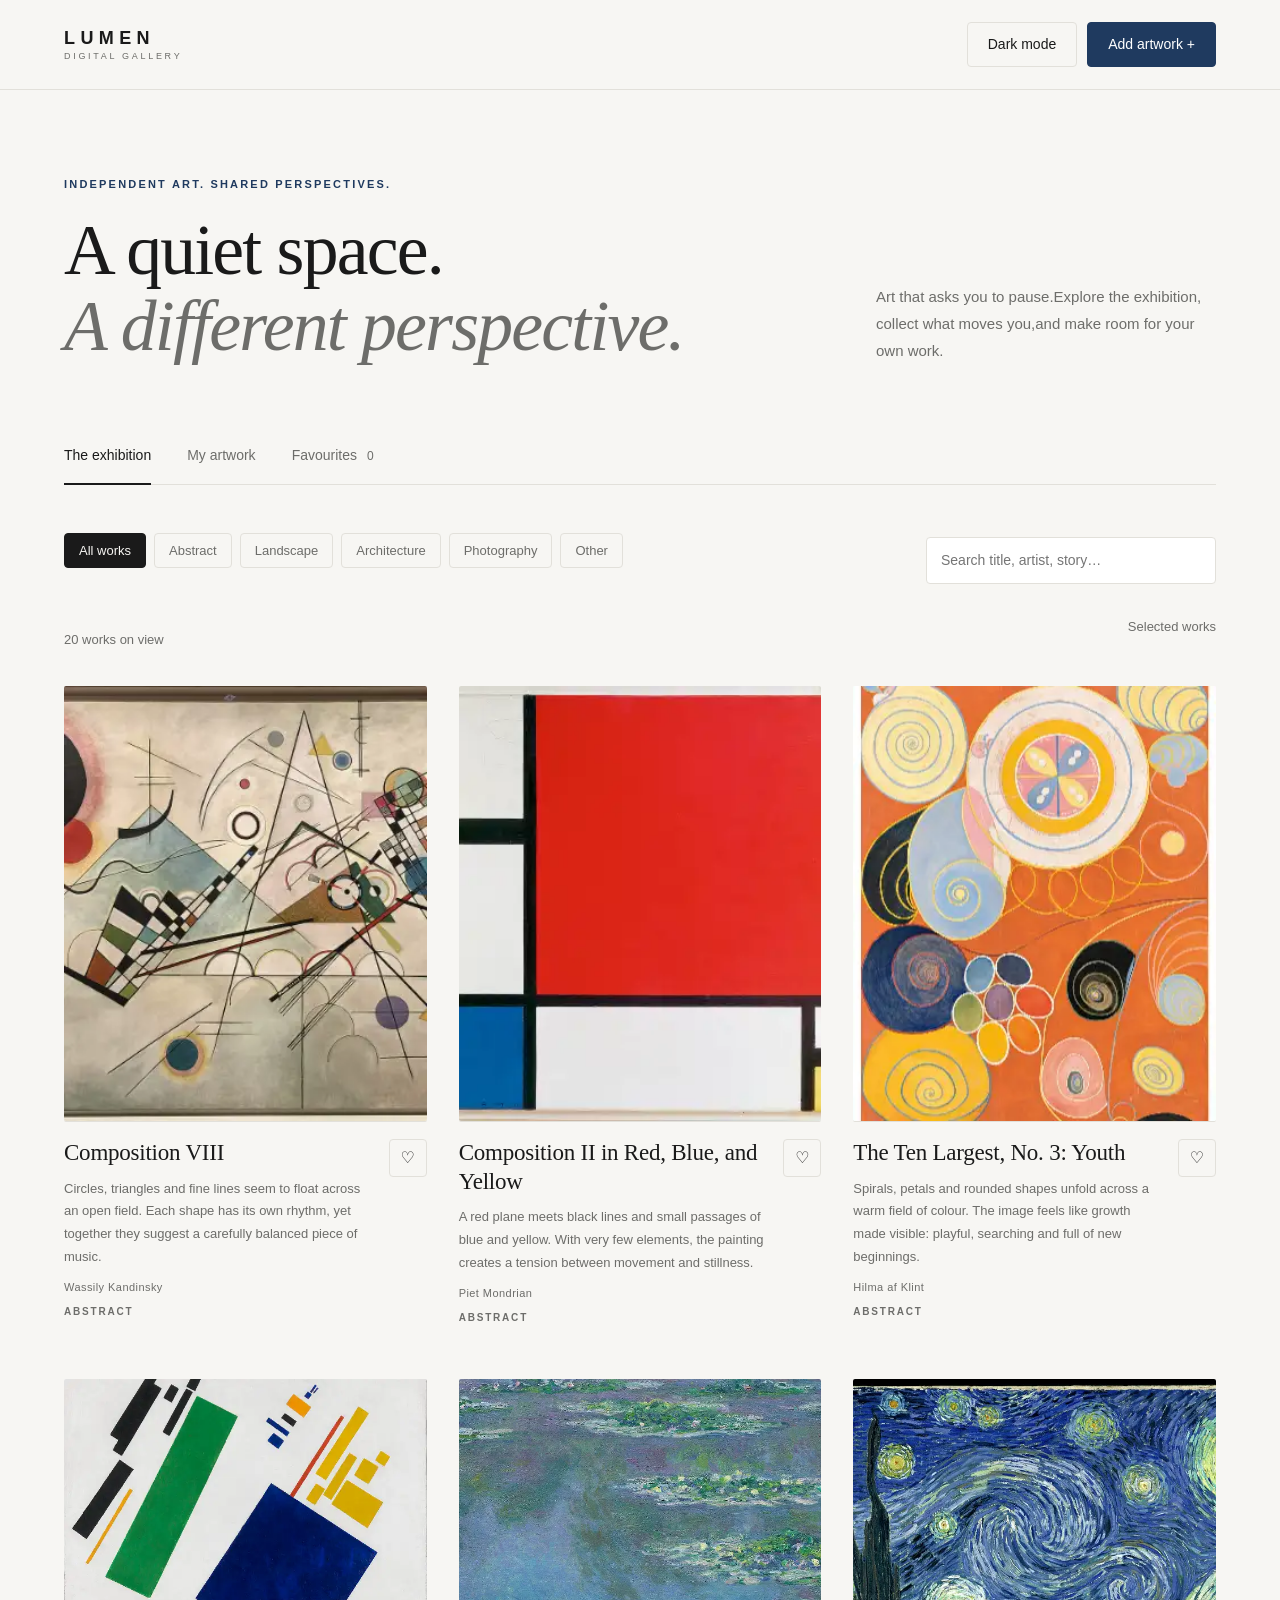
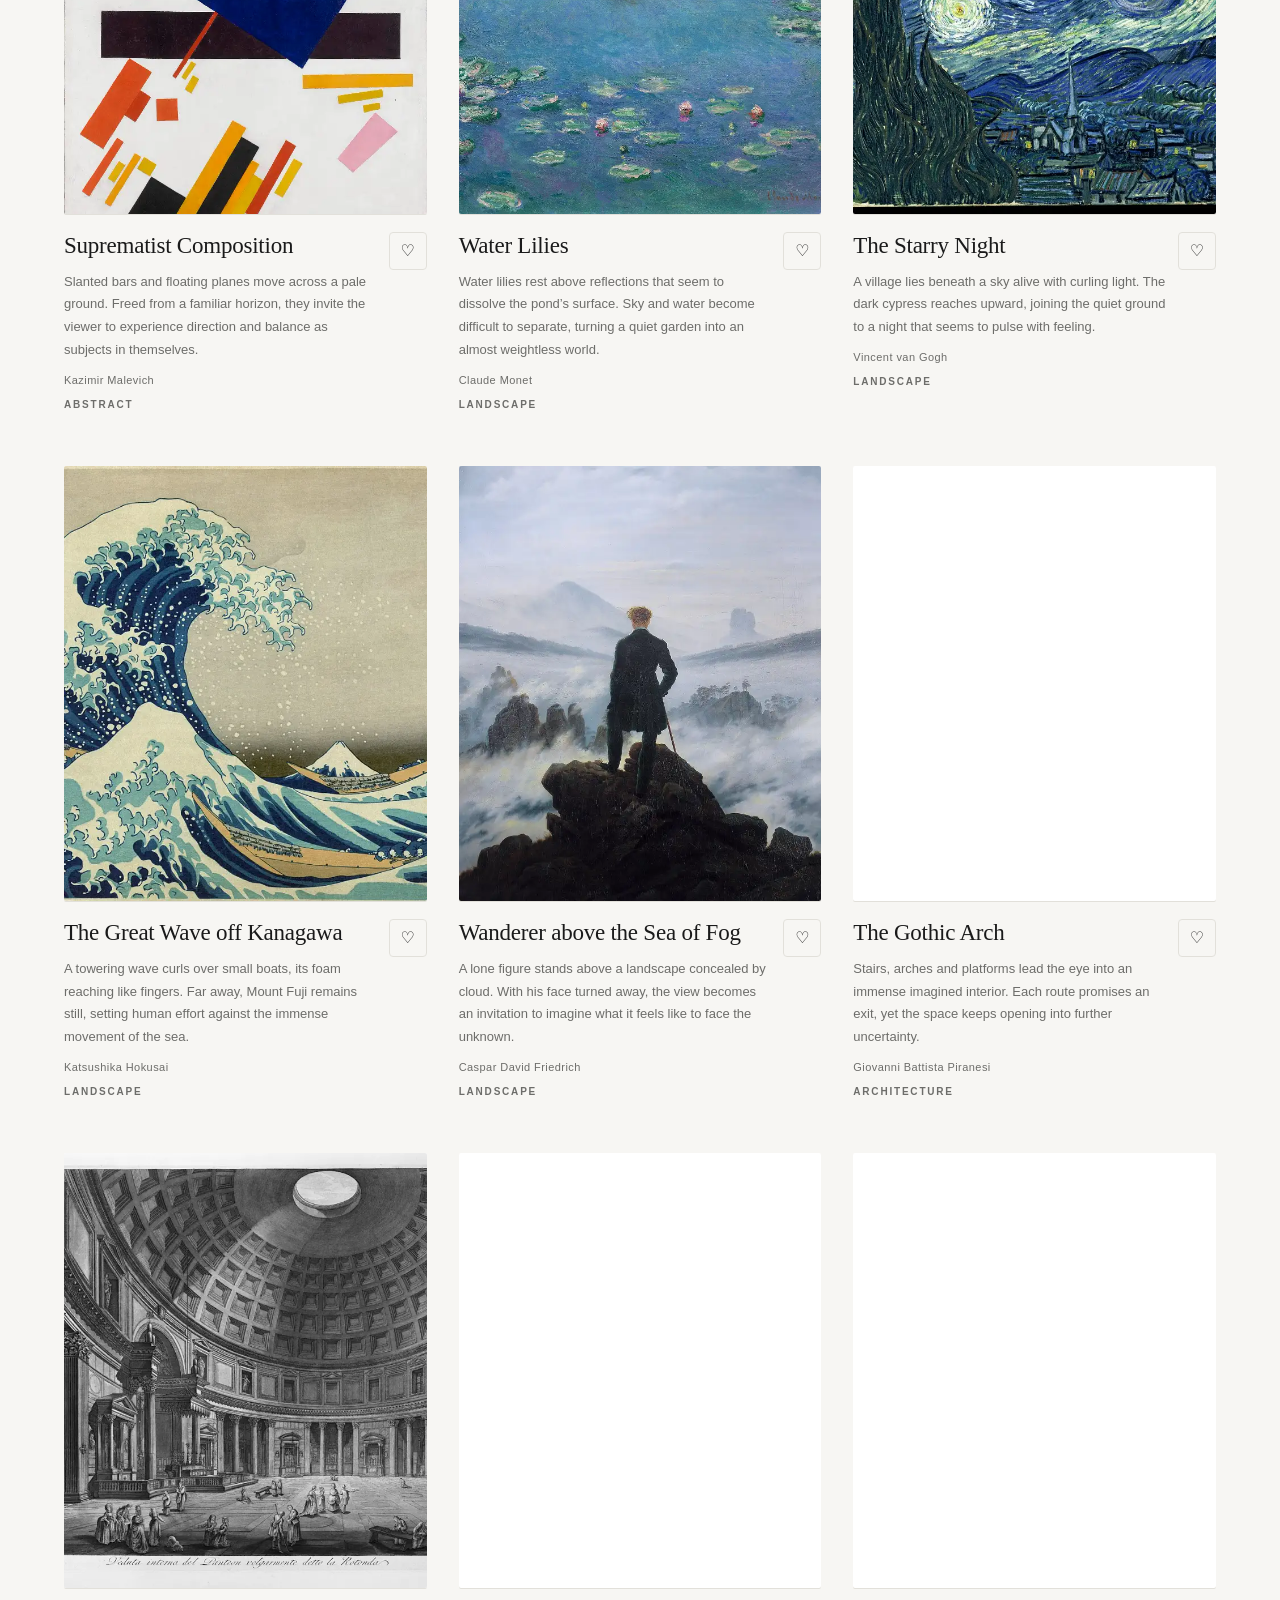
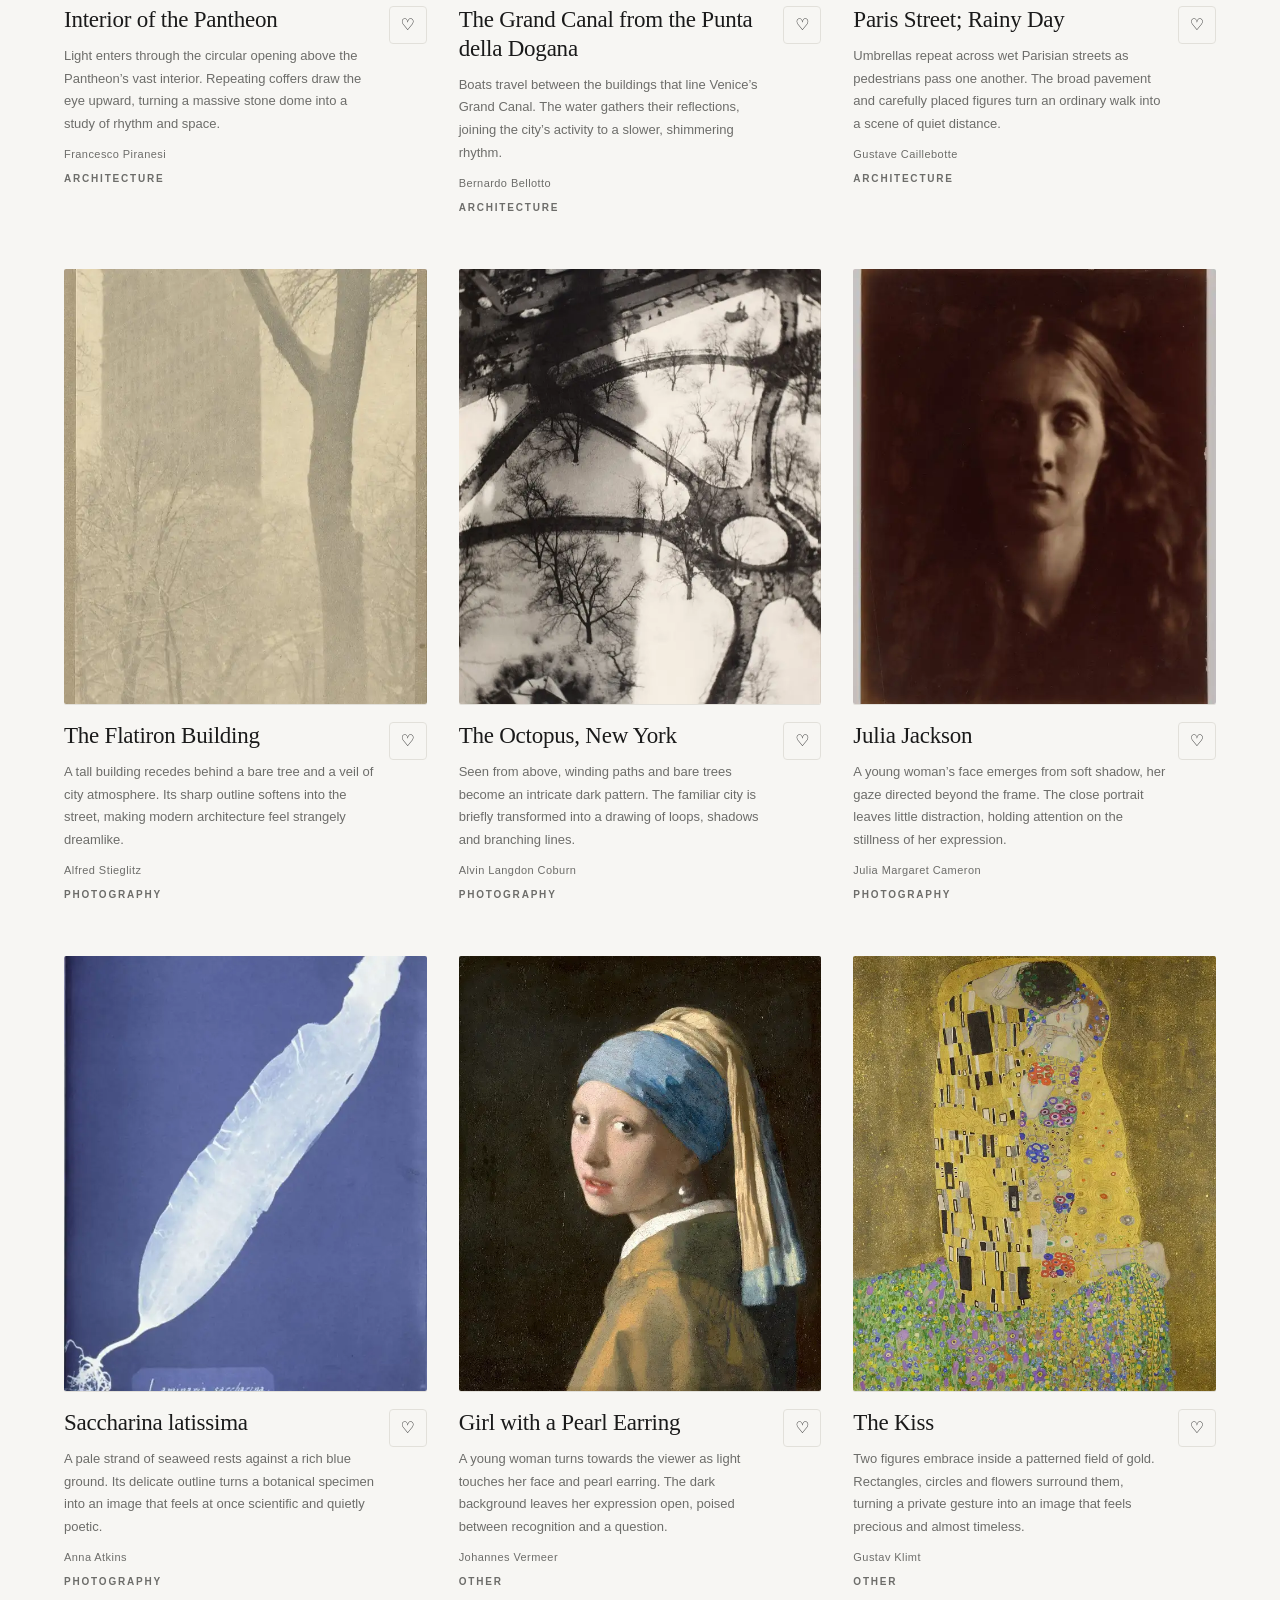
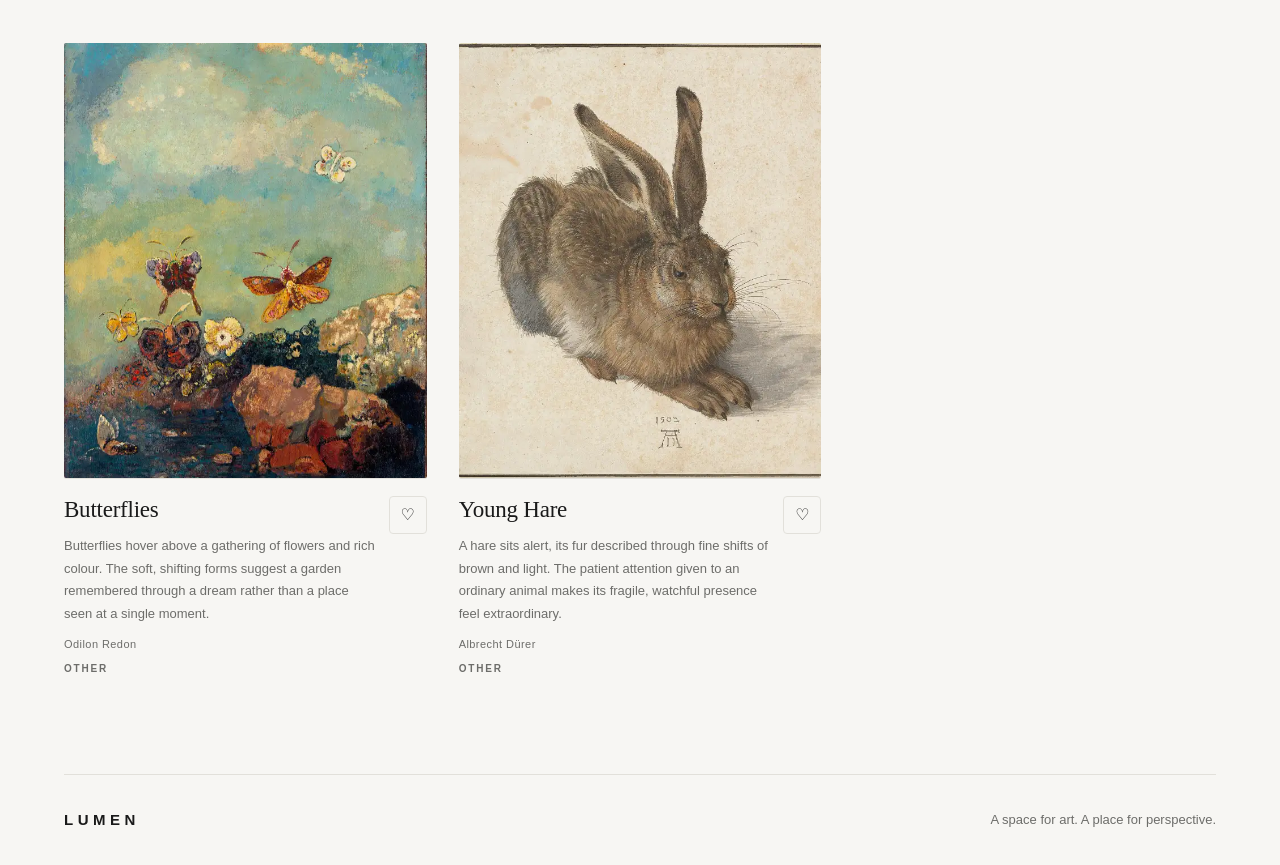
<file: index.html>
<!doctype html><html lang="en"><head><meta charset="utf-8"><meta name="viewport" content="width=device-width,initial-scale=1"><meta name="theme-color" content="#f7f6f3"><meta name="description" content="LUMEN — a quiet space for art. Explore an independent digital exhibition and curate your own collection."><title>LUMEN — A space for art</title><link rel="icon" href="assets/favicon.svg"><style id="lumen-styles">:root{color-scheme:dark;--bg:#121315;--surface:#1a1b1e;--text:#ececea;--muted:#9a9a96;--line:#2c2d30;--accent:#9db7dd;--on-accent:#121315;--shadow:0 24px 60px -30px rgba(0,0,0,.9);--sans:"Helvetica Neue",Helvetica,"Segoe UI",system-ui,Arial,sans-serif;--serif:Georgia,"Times New Roman",serif;--ease:cubic-bezier(.2,.7,.2,1)}
body.light{color-scheme:light;--bg:#f7f6f3;--surface:#fff;--text:#1a1a1a;--muted:#6d6d6a;--line:#e2e0da;--accent:#1f3a5f;--on-accent:#fff;--shadow:0 24px 50px -30px rgba(30,30,20,.35)}
*{box-sizing:border-box}
body{margin:0;background:var(--bg);color:var(--text);font:15px/1.65 var(--sans);transition:background .3s,color .3s}
@keyframes fade-up{from{opacity:0;transform:translateY(14px)}to{opacity:1;transform:none}}
button,input,select,textarea{font:inherit}
button,a,input,select,textarea{outline:none}
:focus-visible{outline:2px solid var(--accent);outline-offset:3px}
button{cursor:pointer;border:1px solid var(--accent);background:var(--accent);color:var(--on-accent);font-weight:500;font-size:14px;padding:10px 20px;border-radius:4px;transition:opacity .2s,background .2s,color .2s,border-color .2s}
button:hover{opacity:.88}
button:disabled{opacity:.5;cursor:wait}
a{color:inherit;text-decoration:none}
.quiet{background:transparent;color:var(--text);border-color:var(--line)}
.quiet:hover{opacity:1;border-color:var(--text)}
header{display:flex;align-items:center;gap:10px;padding:22px 5%;background:var(--bg);border-bottom:1px solid var(--line)}
.logo{font:600 18px var(--sans);letter-spacing:.3em}
.logo span{display:block;font:500 9px var(--sans);letter-spacing:.3em;color:var(--muted);margin-top:2px}
header .logo{margin-right:auto}
main{max-width:1440px;margin:auto;padding:0 5%}
.intro{display:flex;justify-content:space-between;align-items:end;gap:60px;padding:88px 0 64px}
.eyebrow{margin:0;font:600 11px var(--sans);letter-spacing:.2em;text-transform:uppercase;color:var(--accent)}
h1{font:400 clamp(40px,5.6vw,84px)/1.06 var(--serif);letter-spacing:-.025em;margin:22px 0 0}
h1 em{font-style:italic;color:var(--muted)}
.intro-note{max-width:340px;margin:0;color:var(--muted);line-height:1.8;font-size:15px}
.intro-note br{display:none}
.collections{display:flex;gap:36px;border-bottom:1px solid var(--line)}
.collections button{background:none;border:0;border-bottom:2px solid transparent;margin-bottom:-1px;border-radius:0;color:var(--muted);padding:16px 0}
.collections button:hover{opacity:1;color:var(--text)}
.collections [aria-pressed=true]{color:var(--text);border-bottom-color:var(--text)}
#fav-count{margin-left:6px;font-size:12px;color:var(--muted)}
.toolbar{display:flex;justify-content:space-between;gap:24px;padding:28px 0;align-items:center;flex-wrap:wrap}
#categories{display:flex;gap:8px;flex-wrap:wrap}
#categories button{background:transparent;border:1px solid var(--line);color:var(--muted);font-size:13px;padding:6px 14px}
#categories button:hover{opacity:1;color:var(--text);border-color:var(--text)}
#categories [aria-pressed=true]{background:var(--text);border-color:var(--text);color:var(--bg)}
input,select,textarea{width:100%;background:var(--surface);border:1px solid var(--line);border-radius:4px;color:var(--text);padding:11px 14px;transition:border-color .2s}
input:focus,select:focus,textarea:focus{border-color:var(--text)}
select option{background:var(--surface)}
input[type=search]{width:290px;font-size:14px}
.gallery-heading{display:flex;justify-content:space-between;font-size:13px;color:var(--muted);padding-bottom:22px}
.gallery{display:grid;grid-template-columns:repeat(3,minmax(0,1fr));gap:56px 32px}
.gallery article{animation:fade-up .7s var(--ease) both;animation-delay:calc(var(--i,0)*60ms)}
.art-open{display:block;width:100%;padding:0;overflow:hidden;border:0;border-radius:2px;background:var(--surface);box-shadow:0 1px 0 var(--line);transition:box-shadow .4s}
.art-open:hover{opacity:1;box-shadow:var(--shadow)}
.art-image{width:100%;height:auto;aspect-ratio:4/4.8;object-fit:cover;display:block;transition:transform .8s var(--ease)}
.art-open:hover img{transform:scale(1.03)}
.art-info{display:flex;justify-content:space-between;align-items:start;gap:12px;margin-top:18px}
.art-info h2{font:400 23px/1.25 var(--serif);letter-spacing:-.01em;margin:0 0 3px}
.art-info p{color:var(--muted);margin:0;font-size:14px}
.art-info .quiet{padding:0;width:38px;height:38px;font-size:16px;display:grid;place-items:center;flex:none}
.art-info [aria-pressed=true]{background:var(--accent);border-color:var(--accent);color:var(--on-accent)}
.tag{display:block;margin-top:10px;font:600 10px var(--sans);letter-spacing:.18em;color:var(--muted)}
.manage{display:flex;gap:8px;margin-top:14px}
.manage button{font-size:12px;padding:5px 14px}
.muted,small{color:var(--muted)}
footer{display:flex;align-items:center;justify-content:space-between;gap:20px;margin-top:100px;padding:34px 0;border-top:1px solid var(--line);color:var(--muted);font-size:13px}
footer p{margin:0}
footer .logo{font-size:15px;color:var(--text)}
dialog{color:var(--text);background:var(--surface);border:1px solid var(--line);border-radius:8px;padding:34px;max-height:90dvh;width:min(560px,94vw);box-shadow:var(--shadow)}
dialog[open]{animation:fade-up .35s var(--ease)}
dialog::backdrop{background:rgba(18,18,18,.55)}
dialog h2{font:400 30px var(--serif);letter-spacing:-.01em;margin:8px 0 12px}
.dialog-head{display:flex;justify-content:space-between;align-items:start}
.dialog-head .quiet{width:38px;height:38px;padding:0;font-size:20px}
label{display:block;margin:18px 0 4px;font-size:13px;font-weight:500}
label input,label select,label textarea{margin-top:6px}
small{display:block;font-size:12px;margin-top:6px}
#save{width:100%;margin-top:22px;padding:14px}
#form-error{color:#c0392b;font-size:13px;min-height:1em}
body:not(.light) #form-error{color:#ff8b7a}
#lightbox{width:100vw;max-width:none;height:100dvh;max-height:none;border:0;border-radius:0;padding:20px 4%;background:var(--bg)}
.lightbar{display:flex;justify-content:space-between;align-items:center;font:600 11px var(--sans);letter-spacing:.2em;text-transform:uppercase;color:var(--muted)}
.lightbar div{display:flex;gap:8px}
.lightbar .quiet{padding:8px 16px;font-size:13px;letter-spacing:0;text-transform:none;font-weight:500}
.stage{display:flex;align-items:center;justify-content:space-between;gap:15px;height:69dvh;margin:16px 0}
.stage img{max-width:calc(100% - 140px);max-height:100%;object-fit:contain;box-shadow:var(--shadow);animation:fade-up .5s var(--ease) both}
.stage button{width:50px;height:50px;padding:0;font-size:18px;display:grid;place-items:center;background:transparent;color:var(--text);border-color:var(--line)}
.stage button:hover{opacity:1;border-color:var(--text)}
.light-details{display:flex;justify-content:space-between;align-items:start;gap:20px;max-width:1000px;margin:auto}
.light-details h2{margin:6px 0;font-size:32px}
.light-details p{max-width:680px;margin:5px 0;font-size:14px}
.actions{display:flex;justify-content:end;gap:10px}
#empty{text-align:center;padding:80px 0}
#empty h2{font:400 32px var(--serif)}
#toast{position:fixed;bottom:24px;left:50%;transform:translateX(-50%);padding:12px 22px;background:var(--text);color:var(--bg);font-size:14px;border-radius:4px;z-index:10;display:none;max-width:90vw}
.sr-only{position:absolute;width:1px;height:1px;overflow:hidden;clip:rect(0,0,0,0)}
body:has(dialog[open]){overflow:hidden}
@media(max-width:1000px){.gallery{grid-template-columns:repeat(2,minmax(0,1fr))}}
@media(max-width:850px){.intro{flex-direction:column;align-items:start;gap:24px;padding:56px 0 40px}.toolbar{flex-direction:column;align-items:stretch}input[type=search]{width:100%}.collections{overflow-x:auto;gap:26px}.collections button{white-space:nowrap}}
@media(max-width:600px){header{padding:16px 5%;gap:6px}header button{padding:8px 11px;font-size:12px}.logo{font-size:15px}.logo span{font-size:7px}.gallery{grid-template-columns:1fr;gap:44px}.gallery-heading span{display:none}footer{flex-wrap:wrap}.stage{height:57dvh;gap:5px}.stage button{width:40px;height:40px}.stage img{max-width:calc(100% - 90px)}.light-details{flex-direction:column}dialog{padding:24px}}
@media(prefers-reduced-motion:reduce){*,*::before,*::after{animation:none!important;transition:none!important}}

/* Collection provenance links */
.source-link{font-size:12px;color:var(--muted);text-decoration:underline;text-underline-offset:4px}.source-link:hover{color:var(--text)}.credits-list{max-width:900px;padding-bottom:50px}.credits-list li{margin-bottom:18px}.credits-list h2{font-family:var(--serif);font-weight:400;font-size:30px;margin-top:45px}

/* Artwork stories sit directly below their titles. */
.art-info .art-story{font-size:13px;line-height:1.75;color:var(--muted);margin:10px 0 9px;max-width:58ch}.art-info .art-artist{font-size:11px;letter-spacing:.04em;color:var(--muted);margin-top:9px}

/* Keep image failures recoverable instead of leaving blank cards. */
.art-open{position:relative}.image-status{display:none;position:absolute;inset:0;align-items:center;justify-content:center;padding:24px;background:var(--surface);color:var(--text);font-size:13px;line-height:1.6}.art-image.image-failed{opacity:0}.art-image.image-failed+.image-status{display:flex}

/* Reserve artwork space while small previews load. */
.art-image.image-pending{opacity:0}.art-open:has(.image-pending){background:var(--surface)}

/* Initial embedded previews remain visible during script startup. */
.gallery article[data-initial],.gallery article[data-embedded]{animation:none}

/* Keep a preview visible while detail loads; do not replay a fade on navigation. */
#light-image{animation:none}#light-status{font-size:11px;color:var(--muted);min-height:1.6em}#light-retry{font-size:12px;padding:6px 12px;margin-top:4px}#light-retry[hidden]{display:none}
</style><script src="collection.js?v=smooth-lightbox-1" defer></script><script src="app.js?v=smooth-lightbox-1" defer></script></head><body class="light"><script>try{document.body.classList.toggle("light",localStorage.getItem("lumen-theme")!=="dark")}catch{}</script>
<header><a class="logo" href="./" aria-label="Lumen home">LUMEN<span> DIGITAL GALLERY</span></a><button id="theme" class="quiet">Light mode</button><button id="add">Add artwork <span aria-hidden="true">+</span></button></header>
<main><section class="intro"><div><p class="eyebrow">Independent art. Shared perspectives.</p><h1>A quiet space.<br><em>A different perspective.</em></h1></div><p class="intro-note">Art that asks you to pause.<br>Explore the exhibition, collect what moves you,<br>and make room for your own work.</p></section>
<nav class="collections" aria-label="Collection"><button data-view="all" aria-pressed="true">The exhibition</button><button data-view="mine" aria-pressed="false">My artwork</button><button data-view="favourites" aria-pressed="false">Favourites <span id="fav-count">0</span></button></nav>
<section class="toolbar" aria-label="Filter artwork"><div id="categories"><button data-category="All" aria-pressed="true">All works</button><button data-category="Abstract" aria-pressed="false">Abstract</button><button data-category="Landscape" aria-pressed="false">Landscape</button><button data-category="Architecture" aria-pressed="false">Architecture</button><button data-category="Photography" aria-pressed="false">Photography</button><button data-category="Other" aria-pressed="false">Other</button></div><label class="search"><span class="sr-only">Search artwork</span><input id="search" type="search" placeholder="Search title, artist, story…"></label></section>
<div class="gallery-heading"><p id="result-count" aria-live="polite">20 works in the exhibition</p><span>Selected works</span></div><section id="gallery" class="gallery" aria-label="Artworks"><article data-initial="true"><div class="art-open"><img class="art-image" data-embedded-id="commons-146301963" src="[data-uri]" width="320" height="384" alt="Composition VIII by Wassily Kandinsky" decoding="sync" loading="eager"></div><div class="art-info"><div><h2>Composition VIII</h2><p class="art-story">Circles, triangles and fine lines seem to float across an open field. Each shape has its own rhythm, yet together they suggest a carefully balanced piece of music.</p><p class="art-artist">Wassily Kandinsky</p></div></div><span class="tag">ABSTRACT</span></article><article data-initial="true"><div class="art-open"><img class="art-image" data-embedded-id="commons-37642803" src="[data-uri]" width="320" height="384" alt="Composition II in Red, Blue, and Yellow by Piet Mondrian" decoding="sync" loading="eager"></div><div class="art-info"><div><h2>Composition II in Red, Blue, and Yellow</h2><p class="art-story">A red plane meets black lines and small passages of blue and yellow. With very few elements, the painting creates a tension between movement and stillness.</p><p class="art-artist">Piet Mondrian</p></div></div><span class="tag">ABSTRACT</span></article><article data-initial="true"><div class="art-open"><img class="art-image" data-embedded-id="commons-99160918" src="[data-uri]" width="320" height="384" alt="The Ten Largest, No. 3: Youth by Hilma af Klint" decoding="sync" loading="eager"></div><div class="art-info"><div><h2>The Ten Largest, No. 3: Youth</h2><p class="art-story">Spirals, petals and rounded shapes unfold across a warm field of colour. The image feels like growth made visible: playful, searching and full of new beginnings.</p><p class="art-artist">Hilma af Klint</p></div></div><span class="tag">ABSTRACT</span></article></section><noscript><p>The first three works are available above. Enable JavaScript to browse all 20 works and use gallery controls.</p></noscript><div id="empty" hidden><h2>A little room for something new.</h2><p>Try another search or category, or add your own artwork.</p><button id="clear">Reset filters</button></div>
<footer><a class="logo" href="./">LUMEN</a><p>A space for art. A place for perspective.</p></footer></main>
<dialog id="editor"><form id="art-form"><div class="dialog-head"><div><p class="eyebrow">Your personal collection</p><h2 id="editor-title">Add artwork</h2></div><button type="button" data-close="editor" aria-label="Close form" class="quiet">×</button></div><p class="muted">Saved privately in this browser, on this device.</p><label>Artwork file<input id="file" type="file" accept="image/jpeg,image/png,image/webp,image/gif,image/avif"></label><small>JPG, PNG, WebP, GIF or AVIF. Maximum 15 MB. Optional when editing.</small><label>Title<input name="title" maxlength="100" required></label><label>Artist<input name="artist" maxlength="100" required></label><label>Category<select name="category"><option>Abstract</option><option>Landscape</option><option>Architecture</option><option>Photography</option><option>Other</option></select></label><label>Description<textarea name="description" maxlength="1500" rows="3" required></textarea></label><p id="form-error" role="alert"></p><button id="save" type="submit">Save artwork</button></form></dialog>
<dialog id="lightbox"><div class="lightbar"><span>LUMEN · In focus</span><div><button id="fullscreen" class="quiet">Fullscreen</button><button data-close="lightbox" aria-label="Close artwork" class="quiet">Close ×</button></div></div><div class="stage"><button id="prev" aria-label="Previous artwork">←</button><img id="light-image" alt=""><button id="next" aria-label="Next artwork">→</button></div><div class="light-details"><div><p id="light-meta" class="eyebrow"></p><h2 id="light-title"></h2><p id="light-description"></p><p id="light-status" role="status" aria-live="polite"></p><button id="light-retry" class="quiet" hidden>Retry full image</button></div><button id="light-favourite" class="quiet">Save favourite</button></div></dialog>
<dialog id="confirm"><h2>Delete this artwork?</h2><p>This removes the uploaded image and its details from this browser.</p><div class="actions"><button id="cancel-delete" class="quiet">Keep artwork</button><button id="delete-confirm">Delete artwork</button></div></dialog><p id="toast" role="status"></p></body></html>
</file>
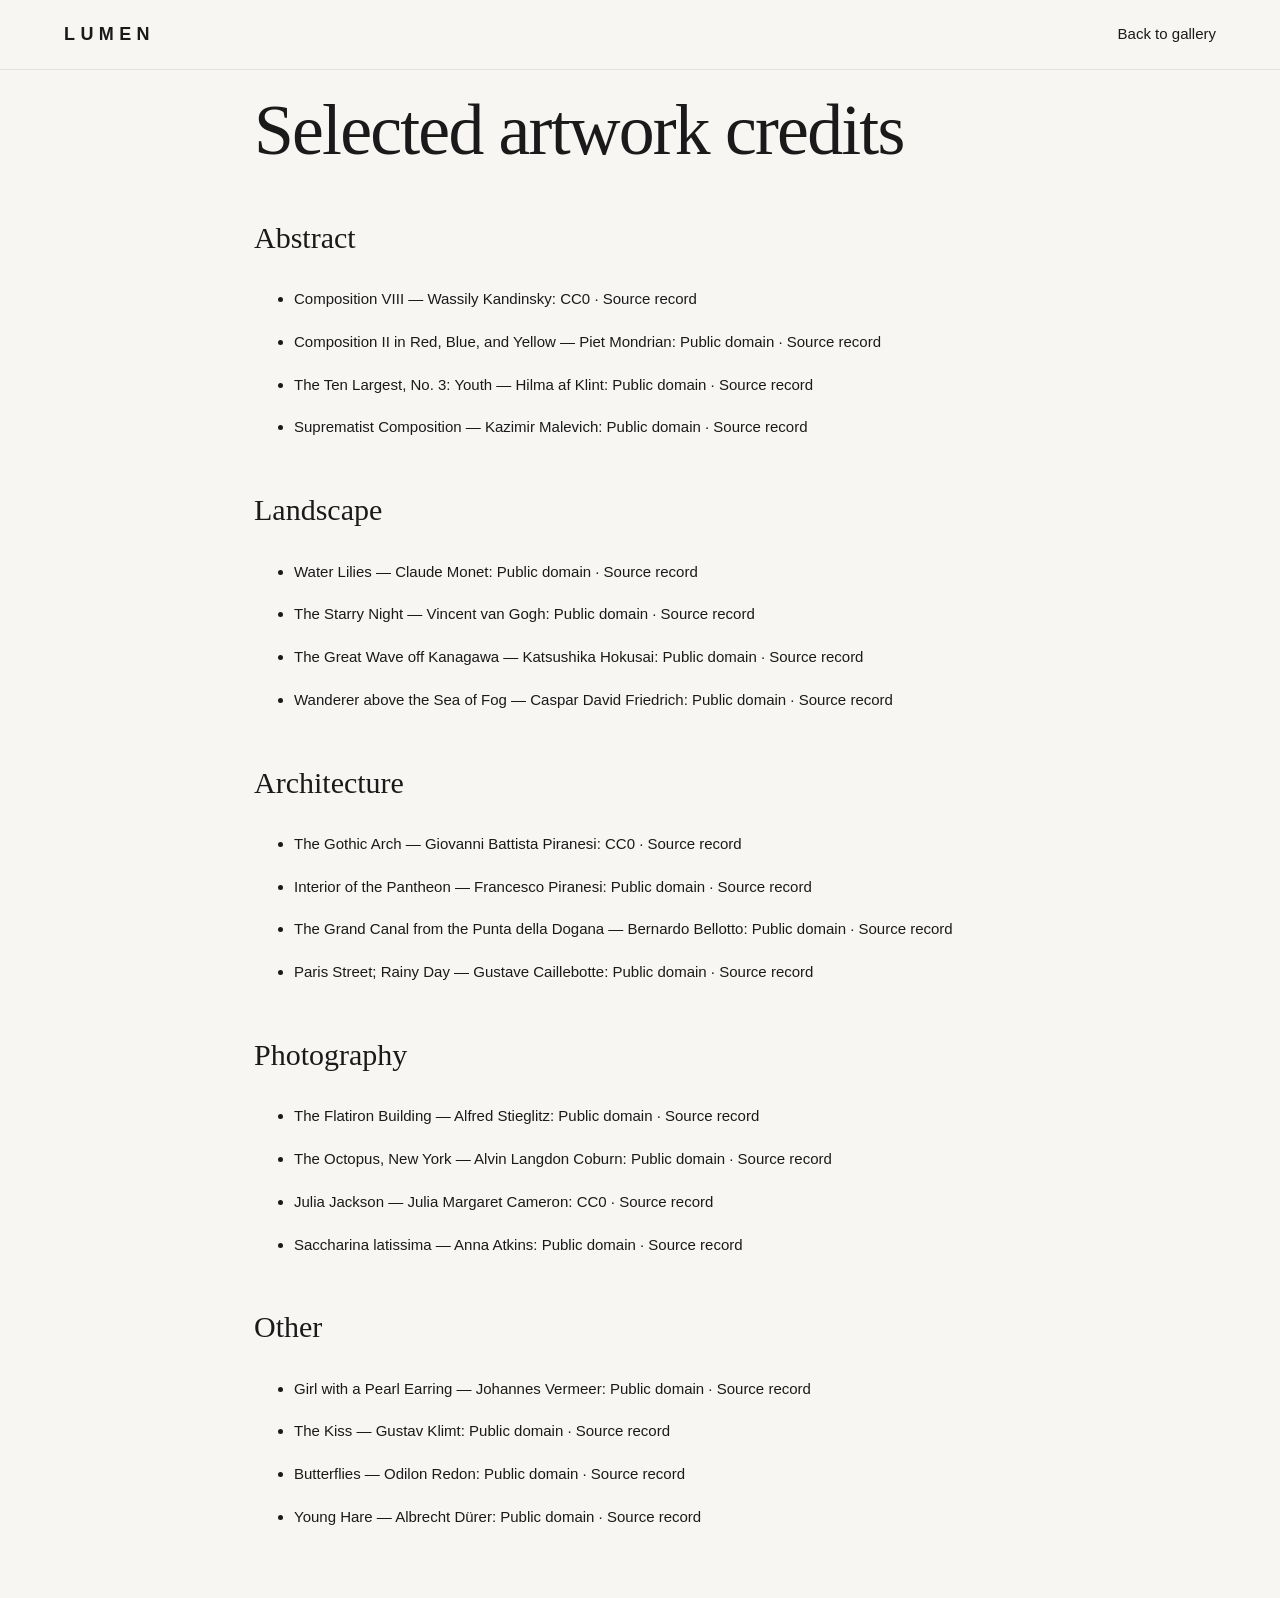
<file: credits.html>
<!doctype html><html lang="en"><head><meta charset="utf-8"><meta name="viewport" content="width=device-width,initial-scale=1"><title>LUMEN credits</title><link rel="stylesheet" href="styles.css"></head><body class="light"><header><a class="logo" href="index.html">LUMEN</a><a href="index.html">Back to gallery</a></header><main class="credits-list"><h1>Selected artwork credits</h1><h2>Abstract</h2><ul><li>Composition VIII — Wassily Kandinsky: <a href="https://commons.wikimedia.org/wiki/File:Kandinsky_-_Composition_8,_July_1923.jpg">CC0 · Source record</a></li><li>Composition II in Red, Blue, and Yellow — Piet Mondrian: <a href="https://commons.wikimedia.org/wiki/File:Piet_Mondriaan,_1930_-_Mondrian_Composition_II_in_Red,_Blue,_and_Yellow.jpg">Public domain · Source record</a></li><li>The Ten Largest, No. 3: Youth — Hilma af Klint: <a href="https://commons.wikimedia.org/wiki/File:Hilma_af_Klint_-_The_Ten_Largest_No._3_-_Youth_-_1907.jpg">Public domain · Source record</a></li><li>Suprematist Composition — Kazimir Malevich: <a href="https://commons.wikimedia.org/wiki/File:Suprematist_Composition_-_Kazimir_Malevich.jpg">Public domain · Source record</a></li></ul><h2>Landscape</h2><ul><li>Water Lilies — Claude Monet: <a href="https://commons.wikimedia.org/wiki/File:Claude_Monet_-_Water_Lilies_-_1906,_Ryerson.jpg">Public domain · Source record</a></li><li>The Starry Night — Vincent van Gogh: <a href="https://commons.wikimedia.org/wiki/File:VanGogh-starry_night_ballance1.jpg">Public domain · Source record</a></li><li>The Great Wave off Kanagawa — Katsushika Hokusai: <a href="https://commons.wikimedia.org/wiki/File:Great_Wave_off_Kanagawa2.jpg">Public domain · Source record</a></li><li>Wanderer above the Sea of Fog — Caspar David Friedrich: <a href="https://commons.wikimedia.org/wiki/File:Caspar_David_Friedrich_-_Wanderer_above_the_sea_of_fog.jpg">Public domain · Source record</a></li></ul><h2>Architecture</h2><ul><li>The Gothic Arch — Giovanni Battista Piranesi: <a href="https://commons.wikimedia.org/wiki/File:The_Gothic_Arch,_from_Carceri_d%27invenzione_(Imaginary_Prisons)_MET_DP828196.jpg">CC0 · Source record</a></li><li>Interior of the Pantheon — Francesco Piranesi: <a href="https://commons.wikimedia.org/wiki/File:Piranesi-17004.jpg">Public domain · Source record</a></li><li>The Grand Canal from the Punta della Dogana — Bernardo Bellotto: <a href="https://commons.wikimedia.org/wiki/File:(Venice)_Veduta_del_Canal_Grande_dalla_Punta_della_Dogana_-_Bernardo_Bellotto.jpg">Public domain · Source record</a></li><li>Paris Street; Rainy Day — Gustave Caillebotte: <a href="https://commons.wikimedia.org/wiki/File:Gustave_Caillebotte_-_Paris_Street;_Rainy_Day_-_Google_Art_Project.jpg">Public domain · Source record</a></li></ul><h2>Photography</h2><ul><li>The Flatiron Building — Alfred Stieglitz: <a href="https://commons.wikimedia.org/wiki/File:Alfred_Stieglitz_-_The_Flatiron_Building_-_Google_Art_Project.jpg">Public domain · Source record</a></li><li>The Octopus, New York — Alvin Langdon Coburn: <a href="https://commons.wikimedia.org/wiki/File:Alvin_Langdon_Coburn_-_The_Octopus,_New_York_-_Google_Art_Project.jpg">Public domain · Source record</a></li><li>Julia Jackson — Julia Margaret Cameron: <a href="https://commons.wikimedia.org/wiki/File:Julia_Margaret_Cameron_-_Julia_Jackson_-_2015.15_-_Cleveland_Museum_of_Art.tif">CC0 · Source record</a></li><li>Saccharina latissima — Anna Atkins: <a href="https://commons.wikimedia.org/wiki/File:Anna_Atkins_Saccharina_latissima.jpg">Public domain · Source record</a></li></ul><h2>Other</h2><ul><li>Girl with a Pearl Earring — Johannes Vermeer: <a href="https://commons.wikimedia.org/wiki/File:1665_Girl_with_a_Pearl_Earring.jpg">Public domain · Source record</a></li><li>The Kiss — Gustav Klimt: <a href="https://commons.wikimedia.org/wiki/File:The_Kiss_-_Gustav_Klimt_-_Google_Cultural_Institute.jpg">Public domain · Source record</a></li><li>Butterflies — Odilon Redon: <a href="https://commons.wikimedia.org/wiki/File:Odilon_Redon_-_Butterflies_-_Google_Art_Project.jpg">Public domain · Source record</a></li><li>Young Hare — Albrecht Dürer: <a href="https://commons.wikimedia.org/wiki/File:Albrecht_D%C3%BCrer_-_Hare,_1502_-_Google_Art_Project.jpg">Public domain · Source record</a></li></ul></main></body></html>
</file>
<file: styles.css>
:root{color-scheme:dark;--bg:#121315;--surface:#1a1b1e;--text:#ececea;--muted:#9a9a96;--line:#2c2d30;--accent:#9db7dd;--on-accent:#121315;--shadow:0 24px 60px -30px rgba(0,0,0,.9);--sans:"Helvetica Neue",Helvetica,"Segoe UI",system-ui,Arial,sans-serif;--serif:Georgia,"Times New Roman",serif;--ease:cubic-bezier(.2,.7,.2,1)}
body.light{color-scheme:light;--bg:#f7f6f3;--surface:#fff;--text:#1a1a1a;--muted:#6d6d6a;--line:#e2e0da;--accent:#1f3a5f;--on-accent:#fff;--shadow:0 24px 50px -30px rgba(30,30,20,.35)}
*{box-sizing:border-box}
body{margin:0;background:var(--bg);color:var(--text);font:15px/1.65 var(--sans);transition:background .3s,color .3s}
@keyframes fade-up{from{opacity:0;transform:translateY(14px)}to{opacity:1;transform:none}}
button,input,select,textarea{font:inherit}
button,a,input,select,textarea{outline:none}
:focus-visible{outline:2px solid var(--accent);outline-offset:3px}
button{cursor:pointer;border:1px solid var(--accent);background:var(--accent);color:var(--on-accent);font-weight:500;font-size:14px;padding:10px 20px;border-radius:4px;transition:opacity .2s,background .2s,color .2s,border-color .2s}
button:hover{opacity:.88}
button:disabled{opacity:.5;cursor:wait}
a{color:inherit;text-decoration:none}
.quiet{background:transparent;color:var(--text);border-color:var(--line)}
.quiet:hover{opacity:1;border-color:var(--text)}
header{display:flex;align-items:center;gap:10px;padding:22px 5%;background:var(--bg);border-bottom:1px solid var(--line)}
.logo{font:600 18px var(--sans);letter-spacing:.3em}
.logo span{display:block;font:500 9px var(--sans);letter-spacing:.3em;color:var(--muted);margin-top:2px}
header .logo{margin-right:auto}
main{max-width:1440px;margin:auto;padding:0 5%}
.intro{display:flex;justify-content:space-between;align-items:end;gap:60px;padding:88px 0 64px}
.eyebrow{margin:0;font:600 11px var(--sans);letter-spacing:.2em;text-transform:uppercase;color:var(--accent)}
h1{font:400 clamp(40px,5.6vw,84px)/1.06 var(--serif);letter-spacing:-.025em;margin:22px 0 0}
h1 em{font-style:italic;color:var(--muted)}
.intro-note{max-width:340px;margin:0;color:var(--muted);line-height:1.8;font-size:15px}
.intro-note br{display:none}
.collections{display:flex;gap:36px;border-bottom:1px solid var(--line)}
.collections button{background:none;border:0;border-bottom:2px solid transparent;margin-bottom:-1px;border-radius:0;color:var(--muted);padding:16px 0}
.collections button:hover{opacity:1;color:var(--text)}
.collections [aria-pressed=true]{color:var(--text);border-bottom-color:var(--text)}
#fav-count{margin-left:6px;font-size:12px;color:var(--muted)}
.toolbar{display:flex;justify-content:space-between;gap:24px;padding:28px 0;align-items:center;flex-wrap:wrap}
#categories{display:flex;gap:8px;flex-wrap:wrap}
#categories button{background:transparent;border:1px solid var(--line);color:var(--muted);font-size:13px;padding:6px 14px}
#categories button:hover{opacity:1;color:var(--text);border-color:var(--text)}
#categories [aria-pressed=true]{background:var(--text);border-color:var(--text);color:var(--bg)}
input,select,textarea{width:100%;background:var(--surface);border:1px solid var(--line);border-radius:4px;color:var(--text);padding:11px 14px;transition:border-color .2s}
input:focus,select:focus,textarea:focus{border-color:var(--text)}
select option{background:var(--surface)}
input[type=search]{width:290px;font-size:14px}
.gallery-heading{display:flex;justify-content:space-between;font-size:13px;color:var(--muted);padding-bottom:22px}
.gallery{display:grid;grid-template-columns:repeat(3,minmax(0,1fr));gap:56px 32px}
.gallery article{animation:fade-up .7s var(--ease) both;animation-delay:calc(var(--i,0)*60ms)}
.art-open{display:block;width:100%;padding:0;overflow:hidden;border:0;border-radius:2px;background:var(--surface);box-shadow:0 1px 0 var(--line);transition:box-shadow .4s}
.art-open:hover{opacity:1;box-shadow:var(--shadow)}
.art-image{width:100%;height:auto;aspect-ratio:4/4.8;object-fit:cover;display:block;transition:transform .8s var(--ease)}
.art-open:hover img{transform:scale(1.03)}
.art-info{display:flex;justify-content:space-between;align-items:start;gap:12px;margin-top:18px}
.art-info h2{font:400 23px/1.25 var(--serif);letter-spacing:-.01em;margin:0 0 3px}
.art-info p{color:var(--muted);margin:0;font-size:14px}
.art-info .quiet{padding:0;width:38px;height:38px;font-size:16px;display:grid;place-items:center;flex:none}
.art-info [aria-pressed=true]{background:var(--accent);border-color:var(--accent);color:var(--on-accent)}
.tag{display:block;margin-top:10px;font:600 10px var(--sans);letter-spacing:.18em;color:var(--muted)}
.manage{display:flex;gap:8px;margin-top:14px}
.manage button{font-size:12px;padding:5px 14px}
.muted,small{color:var(--muted)}
footer{display:flex;align-items:center;justify-content:space-between;gap:20px;margin-top:100px;padding:34px 0;border-top:1px solid var(--line);color:var(--muted);font-size:13px}
footer p{margin:0}
footer .logo{font-size:15px;color:var(--text)}
dialog{color:var(--text);background:var(--surface);border:1px solid var(--line);border-radius:8px;padding:34px;max-height:90dvh;width:min(560px,94vw);box-shadow:var(--shadow)}
dialog[open]{animation:fade-up .35s var(--ease)}
dialog::backdrop{background:rgba(18,18,18,.55)}
dialog h2{font:400 30px var(--serif);letter-spacing:-.01em;margin:8px 0 12px}
.dialog-head{display:flex;justify-content:space-between;align-items:start}
.dialog-head .quiet{width:38px;height:38px;padding:0;font-size:20px}
label{display:block;margin:18px 0 4px;font-size:13px;font-weight:500}
label input,label select,label textarea{margin-top:6px}
small{display:block;font-size:12px;margin-top:6px}
#save{width:100%;margin-top:22px;padding:14px}
#form-error{color:#c0392b;font-size:13px;min-height:1em}
body:not(.light) #form-error{color:#ff8b7a}
#lightbox{width:100vw;max-width:none;height:100dvh;max-height:none;border:0;border-radius:0;padding:20px 4%;background:var(--bg)}
.lightbar{display:flex;justify-content:space-between;align-items:center;font:600 11px var(--sans);letter-spacing:.2em;text-transform:uppercase;color:var(--muted)}
.lightbar div{display:flex;gap:8px}
.lightbar .quiet{padding:8px 16px;font-size:13px;letter-spacing:0;text-transform:none;font-weight:500}
.stage{display:flex;align-items:center;justify-content:space-between;gap:15px;height:69dvh;margin:16px 0}
.stage img{max-width:calc(100% - 140px);max-height:100%;object-fit:contain;box-shadow:var(--shadow);animation:fade-up .5s var(--ease) both}
.stage button{width:50px;height:50px;padding:0;font-size:18px;display:grid;place-items:center;background:transparent;color:var(--text);border-color:var(--line)}
.stage button:hover{opacity:1;border-color:var(--text)}
.light-details{display:flex;justify-content:space-between;align-items:start;gap:20px;max-width:1000px;margin:auto}
.light-details h2{margin:6px 0;font-size:32px}
.light-details p{max-width:680px;margin:5px 0;font-size:14px}
.actions{display:flex;justify-content:end;gap:10px}
#empty{text-align:center;padding:80px 0}
#empty h2{font:400 32px var(--serif)}
#toast{position:fixed;bottom:24px;left:50%;transform:translateX(-50%);padding:12px 22px;background:var(--text);color:var(--bg);font-size:14px;border-radius:4px;z-index:10;display:none;max-width:90vw}
.sr-only{position:absolute;width:1px;height:1px;overflow:hidden;clip:rect(0,0,0,0)}
body:has(dialog[open]){overflow:hidden}
@media(max-width:1000px){.gallery{grid-template-columns:repeat(2,minmax(0,1fr))}}
@media(max-width:850px){.intro{flex-direction:column;align-items:start;gap:24px;padding:56px 0 40px}.toolbar{flex-direction:column;align-items:stretch}input[type=search]{width:100%}.collections{overflow-x:auto;gap:26px}.collections button{white-space:nowrap}}
@media(max-width:600px){header{padding:16px 5%;gap:6px}header button{padding:8px 11px;font-size:12px}.logo{font-size:15px}.logo span{font-size:7px}.gallery{grid-template-columns:1fr;gap:44px}.gallery-heading span{display:none}footer{flex-wrap:wrap}.stage{height:57dvh;gap:5px}.stage button{width:40px;height:40px}.stage img{max-width:calc(100% - 90px)}.light-details{flex-direction:column}dialog{padding:24px}}
@media(prefers-reduced-motion:reduce){*,*::before,*::after{animation:none!important;transition:none!important}}

/* Collection provenance links */
.source-link{font-size:12px;color:var(--muted);text-decoration:underline;text-underline-offset:4px}.source-link:hover{color:var(--text)}.credits-list{max-width:900px;padding-bottom:50px}.credits-list li{margin-bottom:18px}.credits-list h2{font-family:var(--serif);font-weight:400;font-size:30px;margin-top:45px}

/* Artwork stories sit directly below their titles. */
.art-info .art-story{font-size:13px;line-height:1.75;color:var(--muted);margin:10px 0 9px;max-width:58ch}.art-info .art-artist{font-size:11px;letter-spacing:.04em;color:var(--muted);margin-top:9px}

/* Keep image failures recoverable instead of leaving blank cards. */
.art-open{position:relative}.image-status{display:none;position:absolute;inset:0;align-items:center;justify-content:center;padding:24px;background:var(--surface);color:var(--text);font-size:13px;line-height:1.6}.art-image.image-failed{opacity:0}.art-image.image-failed+.image-status{display:flex}

/* Reserve artwork space while small previews load. */
.art-image.image-pending{opacity:0}.art-open:has(.image-pending){background:var(--surface)}

/* Initial embedded previews remain visible during script startup. */
.gallery article[data-initial],.gallery article[data-embedded]{animation:none}

/* Keep a preview visible while detail loads; do not replay a fade on navigation. */
#light-image{animation:none}#light-status{font-size:11px;color:var(--muted);min-height:1.6em}#light-retry{font-size:12px;padding:6px 12px;margin-top:4px}#light-retry[hidden]{display:none}
</file>
